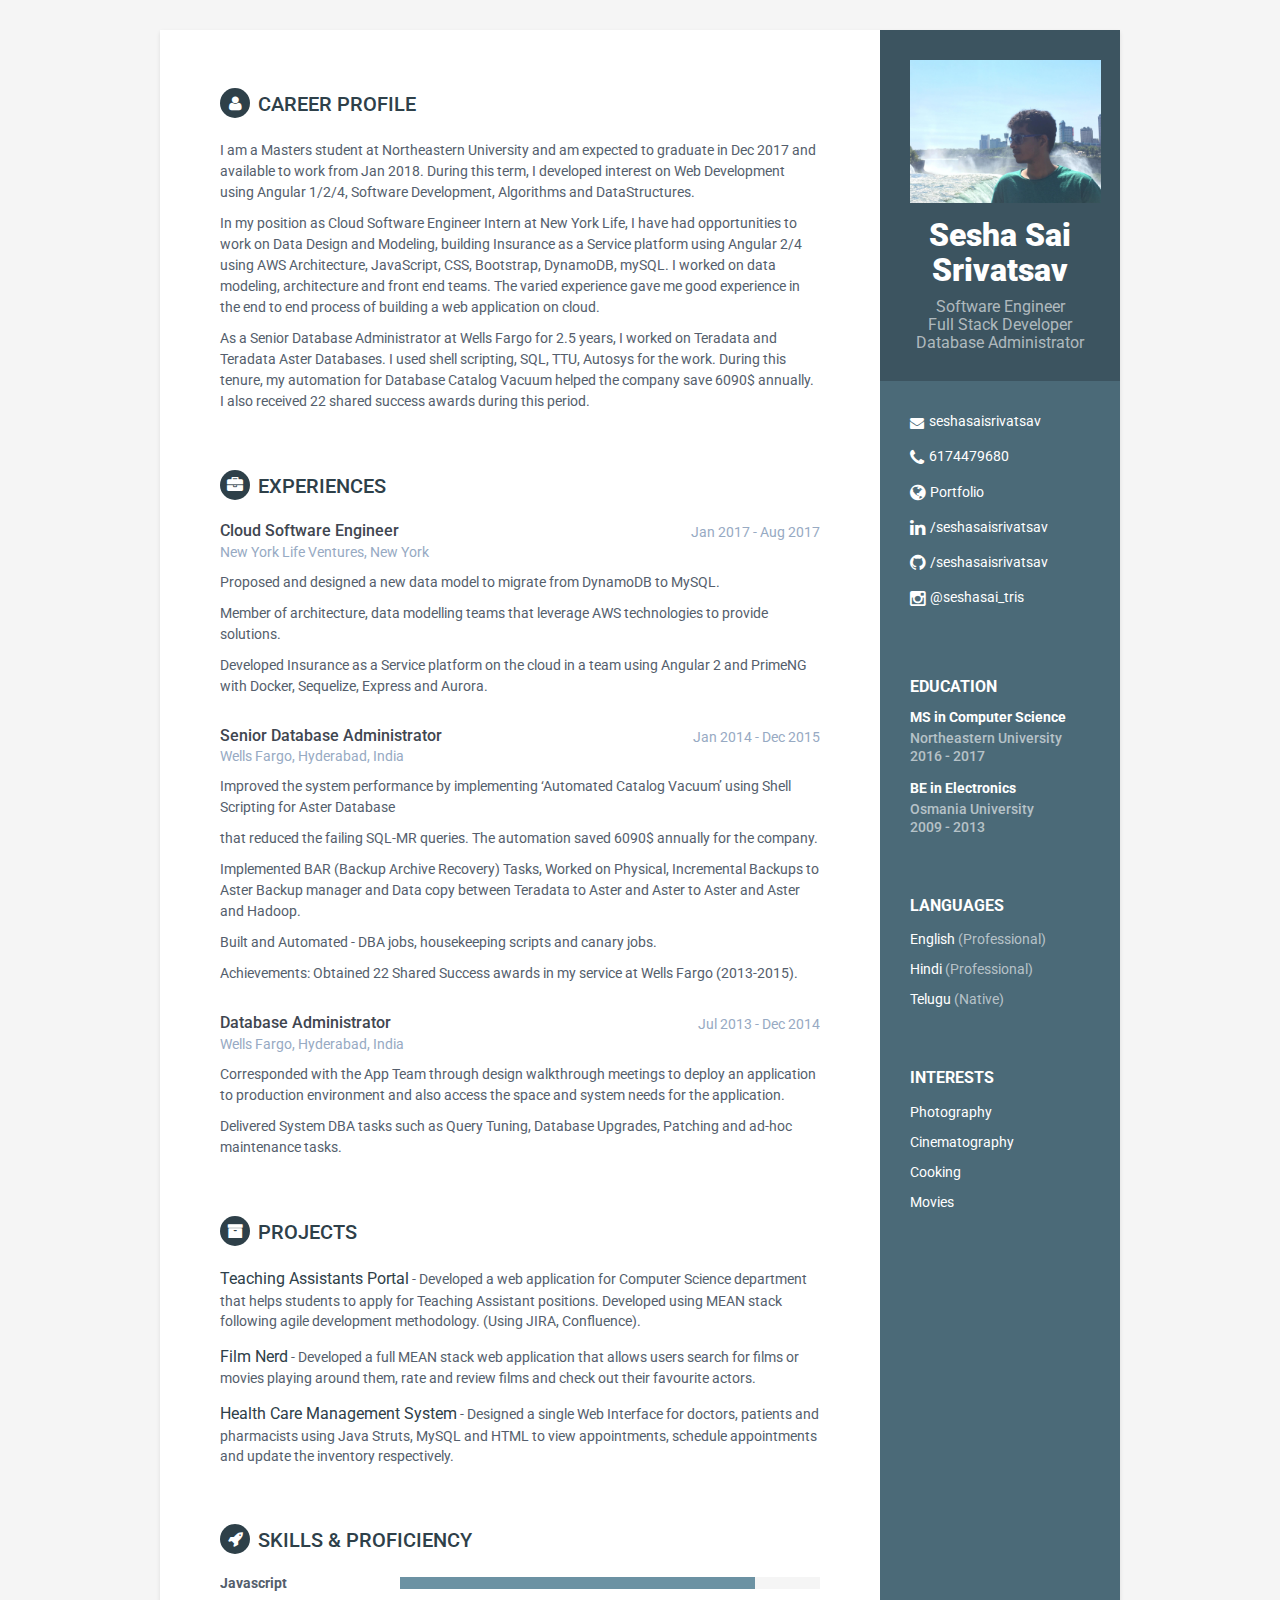
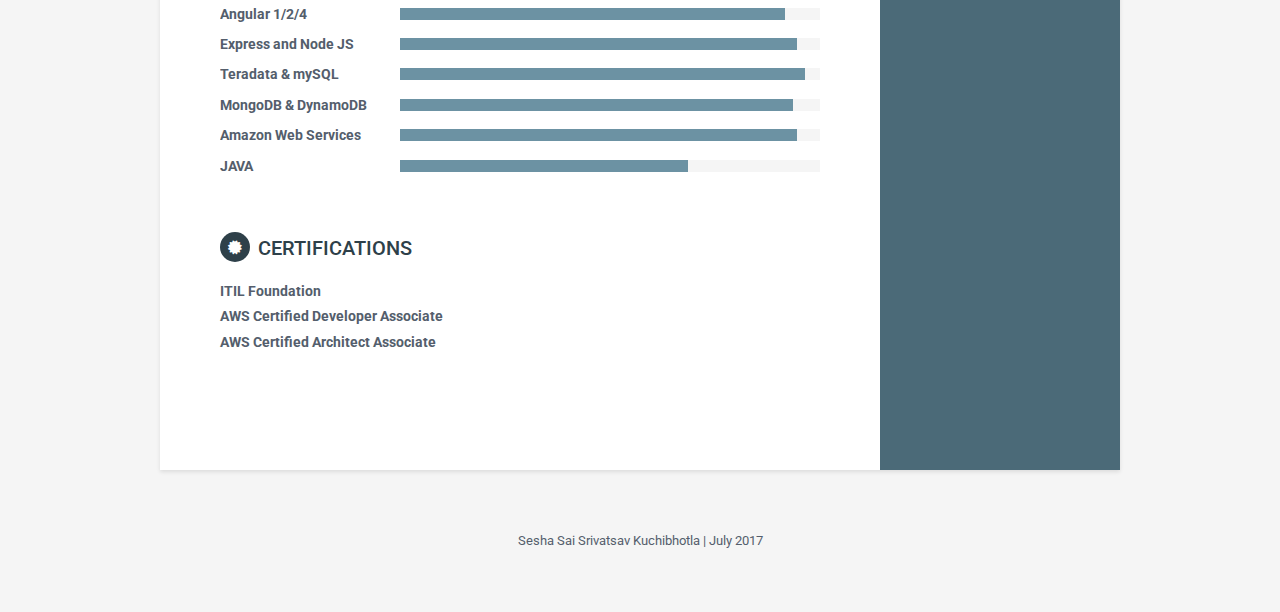
<file: index.html>
<!DOCTYPE html>
<!--[if IE 8]> <html lang="en" class="ie8"> <![endif]-->  
<!--[if IE 9]> <html lang="en" class="ie9"> <![endif]-->  
<!--[if !IE]><!--> <html lang="en"> <!--<![endif]-->  
<head>
    <title>Sesha Sai Srivatsav Kuchibhotla</title>
    <!-- Meta -->
    <meta charset="utf-8">
    <meta http-equiv="X-UA-Compatible" content="IE=edge">
    <meta name="viewport" content="width=device-width, initial-scale=1.0">
    <meta name="description" content="Responsive HTML5 Resume/CV Template for Developers">
    <meta name="author" content="Xiaoying Riley at 3rd Wave Media">    
    <link rel="shortcut icon" href="favicon.ico">  
    <link href='https://fonts.googleapis.com/css?family=Roboto:400,500,400italic,300italic,300,500italic,700,700italic,900,900italic' rel='stylesheet' type='text/css'>
    <!-- Global CSS -->
    <link rel="stylesheet" href="assets/plugins/bootstrap/css/bootstrap.min.css">   
    <!-- Plugins CSS -->
    <link rel="stylesheet" href="assets/plugins/font-awesome/css/font-awesome.css">
    
    <!-- Theme CSS -->  
    <link id="theme-style" rel="stylesheet" href="assets/css/styles-6.css">
    <!-- HTML5 shim and Respond.js for IE8 support of HTML5 elements and media queries -->
    <!--[if lt IE 9]>
      <script src="https://oss.maxcdn.com/html5shiv/3.7.2/html5shiv.min.js"></script>
      <script src="https://oss.maxcdn.com/respond/1.4.2/respond.min.js"></script>
    <![endif]-->
</head> 

<body>
    <div class="wrapper">
        <div class="sidebar-wrapper">
            <div class="profile-container">
                <img class="profile" src="assets/images/profile.png" alt="" />
                <h1 class="name">Sesha Sai Srivatsav</h1>
                <h3 class="tagline">Software Engineer</h3>
                <h3 class="tagline">Full Stack Developer</h3>
                <h3 class="tagline">Database Administrator</h3>

            </div><!--//profile-container-->
            
            <div class="contact-container container-block">
                <ul class="list-unstyled contact-list">
                    <li class="email"><i class="fa fa-envelope"></i><a href="mailto: seshasaisrivatsav@gmail.com">seshasaisrivatsav</a></li>
                    <li class="phone"><i class="fa fa-phone"></i><a href="tel:6174479680">6174479680</a></li>
                    <li class="website"><i class="fa fa-globe"></i><a href="https://seshasaisrivatsav.github.io/srivatsav-resume/" target="_blank">Portfolio</a></li>
                    <li class="linkedin"><i class="fa fa-linkedin"></i><a href="https://www.linkedin.com/in/seshasaisrivatsav/" target="_blank">/seshasaisrivatsav</a></li>
                    <li class="github"><i class="fa fa-github"></i><a href="https://github.com/seshasaisrivatsav" target="_blank">/seshasaisrivatsav</a></li>
                    <li class="twitter"><i class="fa fa-instagram"></i><a href="https://www.instagram.com/seshasai_tris/" target="_blank">@seshasai_tris</a></li>
                </ul>
            </div>



            <!--//contact-container-->
            <div class="education-container container-block">
                <h2 class="container-block-title">Education</h2>
                <div class="item">
                    <h4 class="degree">MS in Computer Science</h4>
                    <h5 class="meta">Northeastern University</h5>
                    <div class="time">2016 - 2017</div>
                </div><!--//item-->

                <div class="item">
                    <h4 class="degree">BE in Electronics</h4>
                    <h5 class="meta">Osmania University</h5>
                    <div class="time">2009 - 2013</div>
                </div><!--//item-->
            </div><!--//education-container-->
            
            <div class="languages-container container-block">
                <h2 class="container-block-title">Languages</h2>
                <ul class="list-unstyled interests-list">
                    <li>English <span class="lang-desc">(Professional)</span></li>
                    <li>Hindi <span class="lang-desc">(Professional)</span></li>
                    <li>Telugu <span class="lang-desc">(Native)</span></li>
                </ul>
            </div><!--//interests-->
            
            <div class="interests-container container-block">
                <h2 class="container-block-title">Interests</h2>
                <ul class="list-unstyled interests-list">
                    <li>Photography</li>
                    <li>Cinematography</li>
                    <li>Cooking</li>
                    <li>Movies</li>
                </ul>
            </div><!--//interests-->
            
        </div><!--//sidebar-wrapper-->
        
        <div class="main-wrapper">
            
            <section class="section summary-section">
                <h2 class="section-title"><i class="fa fa-user"></i>Career Profile</h2>
                <div class="summary">
                   <p>I am a Masters student at Northeastern University and am expected to graduate in Dec 2017 and available to work from Jan 2018. During this term, I developed interest on Web Development using Angular 1/2/4, Software Development, Algorithms and DataStructures.</p>
                    <p>In my position as Cloud Software Engineer Intern at New York Life, I have had opportunities to work on Data Design and Modeling, building Insurance as a Service platform using Angular 2/4 using AWS Architecture, JavaScript, CSS, Bootstrap, DynamoDB, mySQL. I worked on data modeling, architecture and front end teams. The varied experience gave me good experience in the end to end process of building a web application on cloud.


                    </p>
                    <p>As a Senior Database Administrator at Wells Fargo for 2.5 years, I worked on Teradata and Teradata Aster Databases. I used shell scripting, SQL, TTU, Autosys for the work. During this tenure, my automation for Database Catalog Vacuum helped the company save 6090$ annually. I also received 22 shared success awards during this period.</p>
                </div><!--//summary-->
            </section><!--//section-->
            
            <section class="section experiences-section">
                <h2 class="section-title"><i class="fa fa-briefcase"></i>Experiences</h2>
                
                <div class="item">
                    <div class="meta">
                        <div class="upper-row">
                            <h3 class="job-title">Cloud Software Engineer</h3>
                            <div class="time">Jan 2017 - Aug 2017</div>
                        </div><!--//upper-row-->
                        <div class="company">New York Life Ventures, New York</div>
                    </div><!--//meta-->
                    <div class="details">
                        <p>Proposed and designed a new data model to migrate from DynamoDB to MySQL.</p>

                        <p>Member of architecture, data modelling teams that leverage AWS technologies to provide solutions.</p>

                        <p>Developed Insurance as a Service platform on the cloud in a team using Angular 2 and PrimeNG with Docker, Sequelize,

                            Express and Aurora.</p>
                    </div><!--//details-->
                </div><!--//item-->


                <div class="item">
                    <div class="meta">
                        <div class="upper-row">
                            <h3 class="job-title">Senior Database Administrator</h3>
                            <div class="time">Jan 2014 - Dec 2015</div>
                        </div><!--//upper-row-->
                        <div class="company">Wells Fargo, Hyderabad, India</div>
                    </div><!--//meta-->
                    <div class="details">
                        <p>Improved the system performance by implementing ‘Automated Catalog Vacuum’ using Shell Scripting for Aster Database</p>

                        <p>that reduced the failing SQL-MR queries. The automation saved 6090$ annually for the company.</p>

                        <p>Implemented BAR (Backup Archive Recovery) Tasks, Worked on Physical, Incremental Backups to Aster Backup manager

                        and Data copy between Teradata to Aster and Aster to Aster and Aster and Hadoop.</p>

                        <p>Built and Automated - DBA jobs, housekeeping scripts and canary jobs.</p>

                        <p>Achievements: Obtained 22 Shared Success awards in my service at Wells Fargo (2013-2015).</p>
                    </div><!--//details-->
                </div><!--//item-->


                <div class="item">
                    <div class="meta">
                        <div class="upper-row">
                            <h3 class="job-title">Database Administrator</h3>
                            <div class="time">Jul 2013 - Dec 2014</div>
                        </div><!--//upper-row-->
                        <div class="company">Wells Fargo, Hyderabad, India</div>
                    </div><!--//meta-->
                    <div class="details">
                        <p>Corresponded with the App Team through design walkthrough meetings to deploy an application to production

                            environment and also access the space and system needs for the application.</p>

                        <p>Delivered System DBA tasks such as Query Tuning, Database Upgrades, Patching and ad-hoc maintenance tasks.</p>
                    </div><!--//details-->
                </div><!--//item-->



            </section><!--//section-->
            
            <section class="section projects-section">
                <h2 class="section-title"><i class="fa fa-archive"></i>Projects</h2>

                <div class="item">
                    <span class="project-title"><a href="http://taportal-webappmaker.rhcloud.com">Teaching Assistants Portal</a></span> - <span class="project-tagline">
                    Developed a web application for Computer Science department that helps students to apply for Teaching Assistant

positions. Developed using MEAN stack following agile development methodology. (Using JIRA, Confluence).
                </span>

                </div><!--//item-->
                <div class="item">
                    <span class="project-title"><a href="http://seshasaisrivatsav-asnmntprjt.rhcloud.com/project/index.html" target="_blank">Film Nerd</a></span> -
                    <span class="project-tagline">
                        Developed a full MEAN stack web application that allows users search for films or movies playing around them, rate

and review films and check out their favourite actors.
                    </span>
                </div><!--//item-->



                <div class="item">
                    <span class="project-title"><a  target="_blank">Health Care Management System</a></span> -
                    <span class="project-tagline">
                        Designed a single Web Interface for doctors, patients and pharmacists using Java Struts, MySQL and HTML to view

appointments, schedule appointments and update the inventory respectively.
                    </span>
                </div><!--//item-->

            </section><!--//section-->
            
            <section class="skills-section section">
                <h2 class="section-title"><i class="fa fa-rocket"></i>Skills &amp; Proficiency</h2>
                <div class="skillset">        


                    <div class="item">
                        <h3 class="level-title">Javascript</h3>
                        <div class="level-bar">
                            <div class="level-bar-inner" data-level="85%">
                            </div>                                      
                        </div><!--//level-bar-->                                 
                    </div><!--//item-->
                    

                    <div class="item">
                        <h3 class="level-title">Angular 1/2/4</h3>
                        <div class="level-bar">
                            <div class="level-bar-inner" data-level="92%">
                            </div>                                      
                        </div><!--//level-bar-->                                 
                    </div><!--//item-->
                    
                    <div class="item">
                        <h3 class="level-title">Express and Node JS</h3>
                        <div class="level-bar">
                            <div class="level-bar-inner" data-level="95%">
                            </div>                                      
                        </div><!--//level-bar-->                                 
                    </div><!--//item-->

                    <div class="item">
                        <h3 class="level-title">Teradata & mySQL</h3>
                        <div class="level-bar">
                            <div class="level-bar-inner" data-level="97%">
                            </div>
                        </div><!--//level-bar-->
                    </div><!--//item-->

                    <div class="item">
                        <h3 class="level-title">MongoDB & DynamoDB</h3>
                        <div class="level-bar">
                            <div class="level-bar-inner" data-level="94%">
                            </div>
                        </div><!--//level-bar-->
                    </div><!--//item-->
                    
                    <div class="item">
                        <h3 class="level-title">Amazon Web Services</h3>
                        <div class="level-bar">
                            <div class="level-bar-inner" data-level="95%">
                            </div>                                      
                        </div><!--//level-bar-->                                 
                    </div><!--//item-->
                    
                    <div class="item">
                        <h3 class="level-title">JAVA</h3>
                        <div class="level-bar">
                            <div class="level-bar-inner" data-level="69%">
                            </div>                                      
                        </div><!--//level-bar-->                                 
                    </div><!--//item-->
                    
                </div>  
            </section><!--//skills-section-->







            <section class="skills-section section">
                <h2 class="section-title"><i class="fa fa-certificate"></i>Certifications</h2>
                <div class="item">
                    <h5 class="level-title">ITIL Foundation</h5>

                </div><!--//i-->


                <div class="item">
                    <h5 class="level-title">AWS Certified Developer Associate</h5>

                </div><!--//i-->

                <div class="item">
                    <h5 class="level-title">AWS Certified Architect Associate</h5>

                </div><!--//i-->

            </section><!--//skills-section-->
            
        </div><!--//main-body-->
    </div>
 
    <footer class="footer">
        <div class="text-center">
                <!--/* This template is released under the Creative Commons Attribution 3.0 License. Please keep the attribution link below when using for your own project. Thank you for your sup

. :) If you'd like to use the template without the attribution, you can check out other license options via our website: themes.3rdwavemedia.com */-->
                <small class="copyright">Sesha Sai Srivatsav Kuchibhotla | July 2017</small>
        </div><!--//container-->
    </footer><!--//footer-->
 
    <!-- Javascript -->          
    <script type="text/javascript" src="assets/plugins/jquery-1.11.3.min.js"></script>
    <script type="text/javascript" src="assets/plugins/bootstrap/js/bootstrap.min.js"></script>    
    <!-- custom js -->
    <script type="text/javascript" src="assets/js/main.js"></script>            
</body>
</html>
</file>
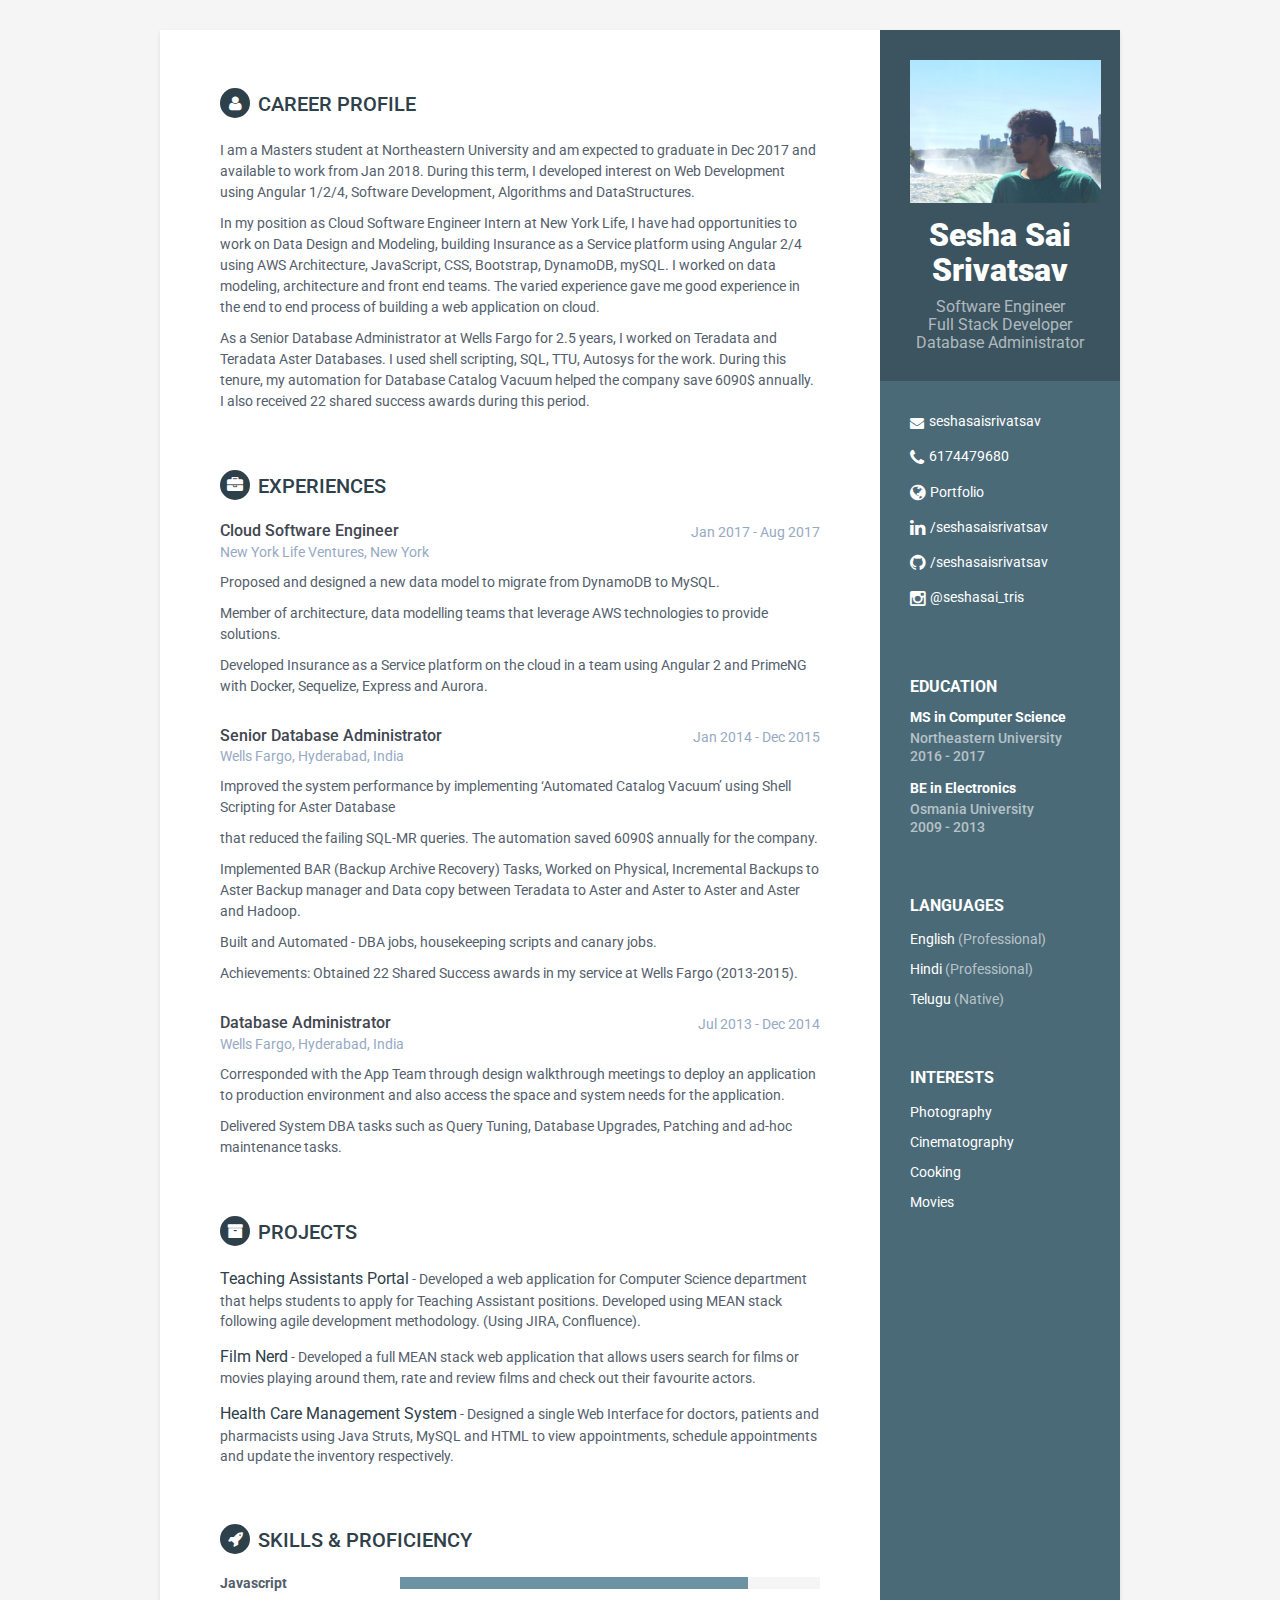
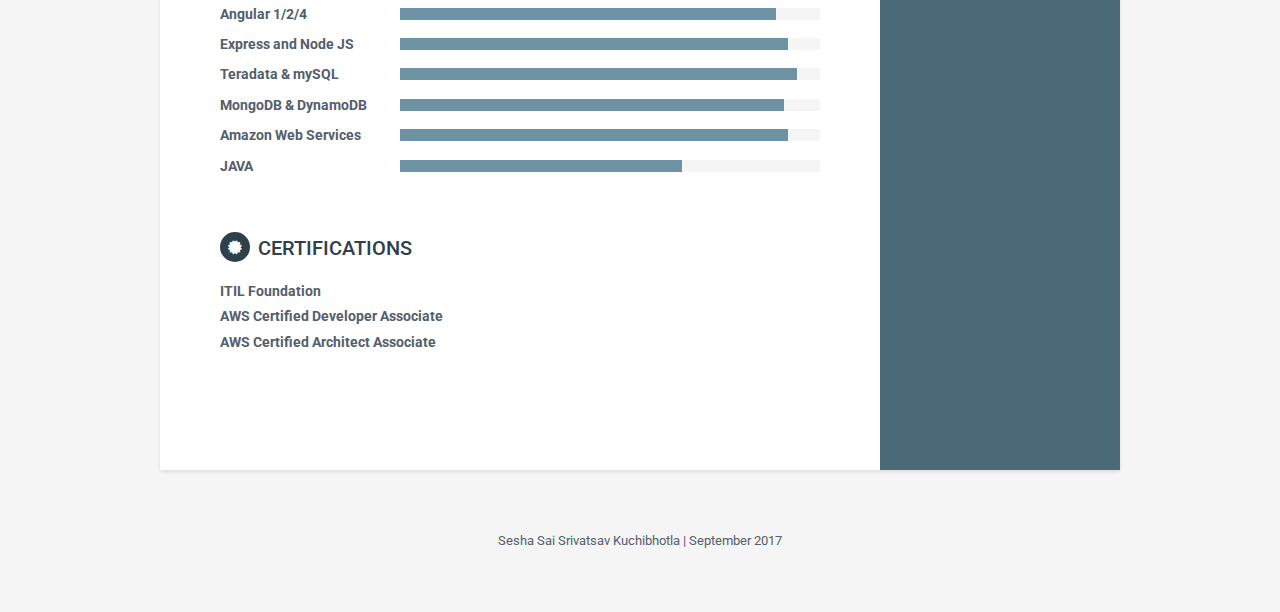
<file: home.html>
<!DOCTYPE html>
<!--[if IE 8]> <html lang="en" class="ie8"> <![endif]-->  
<!--[if IE 9]> <html lang="en" class="ie9"> <![endif]-->  
<!--[if !IE]><!--> <html lang="en"> <!--<![endif]-->  
<head>
    <title>Sesha Sai Srivatsav Kuchibhotla</title>
    <!-- Meta -->
    <meta charset="utf-8">
    <meta http-equiv="X-UA-Compatible" content="IE=edge">
    <meta name="viewport" content="width=device-width, initial-scale=1.0">
    <meta name="description" content="Sesha Sai Srivatsav Kuchibhotla">
    <meta name="author" content="Xiaoying Riley at 3rd Wave Media">    
    <link rel="shortcut icon" href="favicon.ico">  
    <link href='https://fonts.googleapis.com/css?family=Roboto:400,500,400italic,300italic,300,500italic,700,700italic,900,900italic' rel='stylesheet' type='text/css'>
    <!-- Global CSS -->
    <link rel="stylesheet" href="assets/plugins/bootstrap/css/bootstrap.min.css">   
    <!-- Plugins CSS -->
    <link rel="stylesheet" href="assets/plugins/font-awesome/css/font-awesome.css">
    
    <!-- Theme CSS -->  
    <link id="theme-style" rel="stylesheet" href="assets/css/styles-6.css">
    <!-- HTML5 shim and Respond.js for IE8 support of HTML5 elements and media queries -->
    <!--[if lt IE 9]>
      <script src="https://oss.maxcdn.com/html5shiv/3.7.2/html5shiv.min.js"></script>
      <script src="https://oss.maxcdn.com/respond/1.4.2/respond.min.js"></script>
    <![endif]-->
</head> 

<body>
    <div class="wrapper">
        <div class="sidebar-wrapper">
            <div class="profile-container">
                <img class="profile" src="assets/images/profile.png" alt="" />
                <h1 class="name">Sesha Sai Srivatsav</h1>
                <h3 class="tagline">Software Engineer</h3>
                <h3 class="tagline">Full Stack Developer</h3>
                <h3 class="tagline">Database Administrator</h3>

            </div><!--//profile-container-->
            
            <div class="contact-container container-block">
                <ul class="list-unstyled contact-list">
                    <li class="email"><i class="fa fa-envelope"></i><a href="mailto: seshasaisrivatsav@gmail.com">seshasaisrivatsav</a></li>
                    <li class="phone"><i class="fa fa-phone"></i><a href="tel:6174479680">6174479680</a></li>
                    <li class="website"><i class="fa fa-globe"></i><a href="https://seshasaisrivatsav.github.io/srivatsav-resume/" target="_blank">Portfolio</a></li>
                    <li class="linkedin"><i class="fa fa-linkedin"></i><a href="https://www.linkedin.com/in/seshasaisrivatsav/" target="_blank">/seshasaisrivatsav</a></li>
                    <li class="github"><i class="fa fa-github"></i><a href="https://github.com/seshasaisrivatsav" target="_blank">/seshasaisrivatsav</a></li>
                    <li class="twitter"><i class="fa fa-instagram"></i><a href="https://www.instagram.com/seshasai_tris/" target="_blank">@seshasai_tris</a></li>
                </ul>
            </div>



            <!--//contact-container-->
            <div class="education-container container-block">
                <h2 class="container-block-title">Education</h2>
                <div class="item">
                    <h4 class="degree">MS in Computer Science</h4>
                    <h5 class="meta">Northeastern University</h5>
                    <div class="time">2016 - 2017</div>
                </div><!--//item-->

                <div class="item">
                    <h4 class="degree">BE in Electronics</h4>
                    <h5 class="meta">Osmania University</h5>
                    <div class="time">2009 - 2013</div>
                </div><!--//item-->
            </div><!--//education-container-->
            
            <div class="languages-container container-block">
                <h2 class="container-block-title">Languages</h2>
                <ul class="list-unstyled interests-list">
                    <li>English <span class="lang-desc">(Professional)</span></li>
                    <li>Hindi <span class="lang-desc">(Professional)</span></li>
                    <li>Telugu <span class="lang-desc">(Native)</span></li>
                </ul>
            </div><!--//interests-->
            
            <div class="interests-container container-block">
                <h2 class="container-block-title">Interests</h2>
                <ul class="list-unstyled interests-list">
                    <li>Photography</li>
                    <li>Cinematography</li>
                    <li>Cooking</li>
                    <li>Movies</li>
                </ul>
            </div><!--//interests-->
            
        </div><!--//sidebar-wrapper-->
        
        <div class="main-wrapper">
            
            <section class="section summary-section">
                <h2 class="section-title"><i class="fa fa-user"></i>Career Profile</h2>
                <div class="summary">
                   <p>I am a Masters student at Northeastern University and am expected to graduate in Dec 2017 and available to work from Jan 2018. During this term, I developed interest on Web Development using Angular 1/2/4, Software Development, Algorithms and DataStructures.</p>
                    <p>In my position as Cloud Software Engineer Intern at New York Life, I have had opportunities to work on Data Design and Modeling, building Insurance as a Service platform using Angular 2/4 using AWS Architecture, JavaScript, CSS, Bootstrap, DynamoDB, mySQL. I worked on data modeling, architecture and front end teams. The varied experience gave me good experience in the end to end process of building a web application on cloud.


                    </p>
                    <p>As a Senior Database Administrator at Wells Fargo for 2.5 years, I worked on Teradata and Teradata Aster Databases. I used shell scripting, SQL, TTU, Autosys for the work. During this tenure, my automation for Database Catalog Vacuum helped the company save 6090$ annually. I also received 22 shared success awards during this period.</p>
                </div><!--//summary-->
            </section><!--//section-->
            
            <section class="section experiences-section">
                <h2 class="section-title"><i class="fa fa-briefcase"></i>Experiences</h2>
                
                <div class="item">
                    <div class="meta">
                        <div class="upper-row">
                            <h3 class="job-title">Cloud Software Engineer</h3>
                            <div class="time">Jan 2017 - Aug 2017</div>
                        </div><!--//upper-row-->
                        <div class="company">New York Life Ventures, New York</div>
                    </div><!--//meta-->
                    <div class="details">
                        <p>Proposed and designed a new data model to migrate from DynamoDB to MySQL.</p>

                        <p>Member of architecture, data modelling teams that leverage AWS technologies to provide solutions.</p>

                        <p>Developed Insurance as a Service platform on the cloud in a team using Angular 2 and PrimeNG with Docker, Sequelize,

                            Express and Aurora.</p>
                    </div><!--//details-->
                </div><!--//item-->


                <div class="item">
                    <div class="meta">
                        <div class="upper-row">
                            <h3 class="job-title">Senior Database Administrator</h3>
                            <div class="time">Jan 2014 - Dec 2015</div>
                        </div><!--//upper-row-->
                        <div class="company">Wells Fargo, Hyderabad, India</div>
                    </div><!--//meta-->
                    <div class="details">
                        <p>Improved the system performance by implementing ‘Automated Catalog Vacuum’ using Shell Scripting for Aster Database</p>

                        <p>that reduced the failing SQL-MR queries. The automation saved 6090$ annually for the company.</p>

                        <p>Implemented BAR (Backup Archive Recovery) Tasks, Worked on Physical, Incremental Backups to Aster Backup manager

                        and Data copy between Teradata to Aster and Aster to Aster and Aster and Hadoop.</p>

                        <p>Built and Automated - DBA jobs, housekeeping scripts and canary jobs.</p>

                        <p>Achievements: Obtained 22 Shared Success awards in my service at Wells Fargo (2013-2015).</p>
                    </div><!--//details-->
                </div><!--//item-->


                <div class="item">
                    <div class="meta">
                        <div class="upper-row">
                            <h3 class="job-title">Database Administrator</h3>
                            <div class="time">Jul 2013 - Dec 2014</div>
                        </div><!--//upper-row-->
                        <div class="company">Wells Fargo, Hyderabad, India</div>
                    </div><!--//meta-->
                    <div class="details">
                        <p>Corresponded with the App Team through design walkthrough meetings to deploy an application to production

                            environment and also access the space and system needs for the application.</p>

                        <p>Delivered System DBA tasks such as Query Tuning, Database Upgrades, Patching and ad-hoc maintenance tasks.</p>
                    </div><!--//details-->
                </div><!--//item-->



            </section><!--//section-->
            
            <section class="section projects-section">
                <h2 class="section-title"><i class="fa fa-archive"></i>Projects</h2>

                <div class="item">
                    <span class="project-title"><a href="http://taportal-webappmaker.rhcloud.com">Teaching Assistants Portal</a></span> - <span class="project-tagline">
                    Developed a web application for Computer Science department that helps students to apply for Teaching Assistant

positions. Developed using MEAN stack following agile development methodology. (Using JIRA, Confluence).
                </span>

                </div><!--//item-->
                <div class="item">
                    <span class="project-title"><a href="http://seshasaisrivatsav-asnmntprjt.rhcloud.com/project/index.html" target="_blank">Film Nerd</a></span> -
                    <span class="project-tagline">
                        Developed a full MEAN stack web application that allows users search for films or movies playing around them, rate

and review films and check out their favourite actors.
                    </span>
                </div><!--//item-->



                <div class="item">
                    <span class="project-title"><a  target="_blank">Health Care Management System</a></span> -
                    <span class="project-tagline">
                        Designed a single Web Interface for doctors, patients and pharmacists using Java Struts, MySQL and HTML to view

appointments, schedule appointments and update the inventory respectively.
                    </span>
                </div><!--//item-->

            </section><!--//section-->
            
            <section class="skills-section section">
                <h2 class="section-title"><i class="fa fa-rocket"></i>Skills &amp; Proficiency</h2>
                <div class="skillset">        


                    <div class="item">
                        <h3 class="level-title">Javascript</h3>
                        <div class="level-bar">
                            <div class="level-bar-inner" data-level="85%">
                            </div>                                      
                        </div><!--//level-bar-->                                 
                    </div><!--//item-->
                    

                    <div class="item">
                        <h3 class="level-title">Angular 1/2/4</h3>
                        <div class="level-bar">
                            <div class="level-bar-inner" data-level="92%">
                            </div>                                      
                        </div><!--//level-bar-->                                 
                    </div><!--//item-->
                    
                    <div class="item">
                        <h3 class="level-title">Express and Node JS</h3>
                        <div class="level-bar">
                            <div class="level-bar-inner" data-level="95%">
                            </div>                                      
                        </div><!--//level-bar-->                                 
                    </div><!--//item-->

                    <div class="item">
                        <h3 class="level-title">Teradata & mySQL</h3>
                        <div class="level-bar">
                            <div class="level-bar-inner" data-level="97%">
                            </div>
                        </div><!--//level-bar-->
                    </div><!--//item-->

                    <div class="item">
                        <h3 class="level-title">MongoDB & DynamoDB</h3>
                        <div class="level-bar">
                            <div class="level-bar-inner" data-level="94%">
                            </div>
                        </div><!--//level-bar-->
                    </div><!--//item-->
                    
                    <div class="item">
                        <h3 class="level-title">Amazon Web Services</h3>
                        <div class="level-bar">
                            <div class="level-bar-inner" data-level="95%">
                            </div>                                      
                        </div><!--//level-bar-->                                 
                    </div><!--//item-->
                    
                    <div class="item">
                        <h3 class="level-title">JAVA</h3>
                        <div class="level-bar">
                            <div class="level-bar-inner" data-level="69%">
                            </div>                                      
                        </div><!--//level-bar-->                                 
                    </div><!--//item-->
                    
                </div>  
            </section><!--//skills-section-->







            <section class="skills-section section">
                <h2 class="section-title"><i class="fa fa-certificate"></i>Certifications</h2>
                <div class="item">
                    <h5 class="level-title">ITIL Foundation</h5>

                </div><!--//i-->


                <div class="item">
                    <h5 class="level-title">AWS Certified Developer Associate</h5>

                </div><!--//i-->

                <div class="item">
                    <h5 class="level-title">AWS Certified Architect Associate</h5>

                </div><!--//i-->

            </section><!--//skills-section-->
            
        </div><!--//main-body-->
    </div>
 
    <footer class="footer">
        <div class="text-center">
                <!--/* This template is released under the Creative Commons Attribution 3.0 License. Please keep the attribution link below when using for your own project. Thank you for your sup

. :) If you'd like to use the template without the attribution, you can check out other license options via our website: themes.3rdwavemedia.com */-->
                <small class="copyright">Sesha Sai Srivatsav Kuchibhotla | September 2017</small>
        </div><!--//container-->
    </footer><!--//footer-->
 
    <!-- Javascript -->          
    <script type="text/javascript" src="assets/plugins/jquery-1.11.3.min.js"></script>
    <script type="text/javascript" src="assets/plugins/bootstrap/js/bootstrap.min.js"></script>    
    <!-- custom js -->
    <script type="text/javascript" src="assets/js/main.js"></script>            
</body>
</html>
</file>
<file: assets/css/styles-6.css>
/* styles-6.css */
/* ======= Base ======= */
body {
  font-family: 'Roboto', sans-serif;
  color: #545E6C;
  background: #f5f5f5;
  font-size: 14px;
  padding: 30px;
  -webkit-font-smoothing: antialiased;
  -moz-osx-font-smoothing: grayscale;
}
h1,
h2,
h3,
h4,
h5,
h6 {
  font-weight: 700;
}
a {
  color: #2e4049;
  -webkit-transition: all 0.4s ease-in-out;
  -moz-transition: all 0.4s ease-in-out;
  -ms-transition: all 0.4s ease-in-out;
  -o-transition: all 0.4s ease-in-out;
}
a:hover {
  text-decoration: underline;
  color: #10171a;
}
a:focus {
  text-decoration: none;
}
p {
  line-height: 1.5;
}
.wrapper {
  background: #4B6A78;
  max-width: 960px;
  margin: 0 auto;
  position: relative;
  -webkit-box-shadow: 0px 2px 4px rgba(0, 0, 0, 0.1);
  -moz-box-shadow: 0px 2px 4px rgba(0, 0, 0, 0.1);
  box-shadow: 0px 2px 4px rgba(0, 0, 0, 0.1);
}

.profile{
  width: 106%

}


.sidebar-wrapper {
  background: #4B6A78;
  position: absolute;
  right: 0;
  width: 240px;
  height: 100%;
  min-height: 800px;
  color: #fff;
}
.sidebar-wrapper a {
  color: #fff;
}
.sidebar-wrapper .profile-container {
  padding: 30px;
  background: rgba(0, 0, 0, 0.2);
  text-align: center;
  color: #fff;
}
.sidebar-wrapper .name {
  font-size: 32px;
  font-weight: 900;
  margin-top: 0;
  margin-bottom: 10px;
}
.sidebar-wrapper .tagline {
  color: rgba(255, 255, 255, 0.6);
  font-size: 16px;
  font-weight: 400;
  margin-top: 0;
  margin-bottom: 0;
}
.sidebar-wrapper .profile {
  margin-bottom: 15px;
}
.sidebar-wrapper .contact-list .fa {
  margin-right: 5px;
  font-size: 18px;
  vertical-align: middle;
}
.sidebar-wrapper .contact-list li {
  margin-bottom: 15px;
}
.sidebar-wrapper .contact-list li:last-child {
  margin-bottom: 0;
}
.sidebar-wrapper .contact-list .email .fa {
  font-size: 14px;
}
.sidebar-wrapper .container-block {
  padding: 30px;
}
.sidebar-wrapper .container-block-title {
  text-transform: uppercase;
  font-size: 16px;
  font-weight: 700;
  margin-top: 0;
  margin-bottom: 15px;
}
.sidebar-wrapper .degree {
  font-size: 14px;
  margin-top: 0;
  margin-bottom: 5px;
}
.sidebar-wrapper .education-container .item {
  margin-bottom: 15px;
}
.sidebar-wrapper .education-container .item:last-child {
  margin-bottom: 0;
}
.sidebar-wrapper .education-container .meta {
  color: rgba(255, 255, 255, 0.6);
  font-weight: 500;
  margin-bottom: 0px;
  margin-top: 0;
}
.sidebar-wrapper .education-container .time {
  color: rgba(255, 255, 255, 0.6);
  font-weight: 500;
  margin-bottom: 0px;
}
.sidebar-wrapper .languages-container .lang-desc {
  color: rgba(255, 255, 255, 0.6);
}
.sidebar-wrapper .languages-list {
  margin-bottom: 0;
}
.sidebar-wrapper .languages-list li {
  margin-bottom: 10px;
}
.sidebar-wrapper .languages-list li:last-child {
  margin-bottom: 0;
}
.sidebar-wrapper .interests-list {
  margin-bottom: 0;
}
.sidebar-wrapper .interests-list li {
  margin-bottom: 10px;
}
.sidebar-wrapper .interests-list li:last-child {
  margin-bottom: 0;
}
.main-wrapper {
  background: #fff;
  padding: 60px;
  padding-right: 300px;
}
.main-wrapper .section-title {
  text-transform: uppercase;
  font-size: 20px;
  font-weight: 500;
  color: #2e4049;
  position: relative;
  margin-top: 0;
  margin-bottom: 20px;
}
.main-wrapper .section-title .fa {
  width: 30px;
  height: 30px;
  margin-right: 8px;
  display: inline-block;
  color: #fff;
  -webkit-border-radius: 50%;
  -moz-border-radius: 50%;
  -ms-border-radius: 50%;
  -o-border-radius: 50%;
  border-radius: 50%;
  -moz-background-clip: padding;
  -webkit-background-clip: padding-box;
  background-clip: padding-box;
  background: #2e4049;
  text-align: center;
  padding-top: 8px;
  font-size: 16px;
  position: relative;
  top: -2px;
}
.main-wrapper .section {
  margin-bottom: 60px;
}
.main-wrapper .experiences-section .item {
  margin-bottom: 30px;
}
.main-wrapper .upper-row {
  position: relative;
  overflow: hidden;
  margin-bottom: 2px;
}
.main-wrapper .job-title {
  color: #3F4650;
  font-size: 16px;
  margin-top: 0;
  margin-bottom: 0;
  font-weight: 500;
}
.main-wrapper .time {
  position: absolute;
  right: 0;
  top: 0;
  color: #97AAC3;
}
.main-wrapper .company {
  margin-bottom: 10px;
  color: #97AAC3;
}
.main-wrapper .project-title {
  font-size: 16px;
  font-weight: 400;
  margin-top: 0;
  margin-bottom: 5px;
}
.main-wrapper .projects-section .intro {
  margin-bottom: 30px;
}
.main-wrapper .projects-section .item {
  margin-bottom: 15px;
}
.skillset .item {
  margin-bottom: 15px;
  overflow: hidden;
}
.skillset .level-title {
  font-size: 14px;
  margin-top: 0;
  margin-bottom: 12px;
}
.skillset .level-bar {
  height: 12px;
  background: #f5f5f5;
}
.skillset .level-bar-inner {
  height: 12px;
  background: #6c92a3;
}
.footer {
  padding: 30px;
  padding-top: 60px;
}
.footer .copyright {
  line-height: 1.6;
  color: #545E6C;
  font-size: 13px;
}
.footer .fa-heart {
  color: #fb866a;
}
/* Extra small devices (phones, less than 768px) */
@media (max-width: 767px) {
  .sidebar-wrapper {
    position: static;
    width: inherit;
  }
  .main-wrapper {
    padding: 30px;
  }
  .main-wrapper .time {
    position: static;
    display: block;
    margin-top: 5px;
  }
  .main-wrapper .upper-row {
    margin-bottom: 0;
  }
}
/* Small devices (tablets, 768px and up) */
/* Medium devices (desktops, 992px and up) */
@media (min-width: 992px) {
  .skillset .level-title {
    display: inline-block;
    float: left;
    width: 30%;
    margin-bottom: 0;
  }
  .skillset .level-bar {
    display: inline-block;
    width: 70%;
    float: left;
    position: relative;
    top: 1px;
  }
}
/* Large devices (large desktops, 1200px and up) */
/* Ex-Large devices (large desktops, 1200px and up) */
</file>
